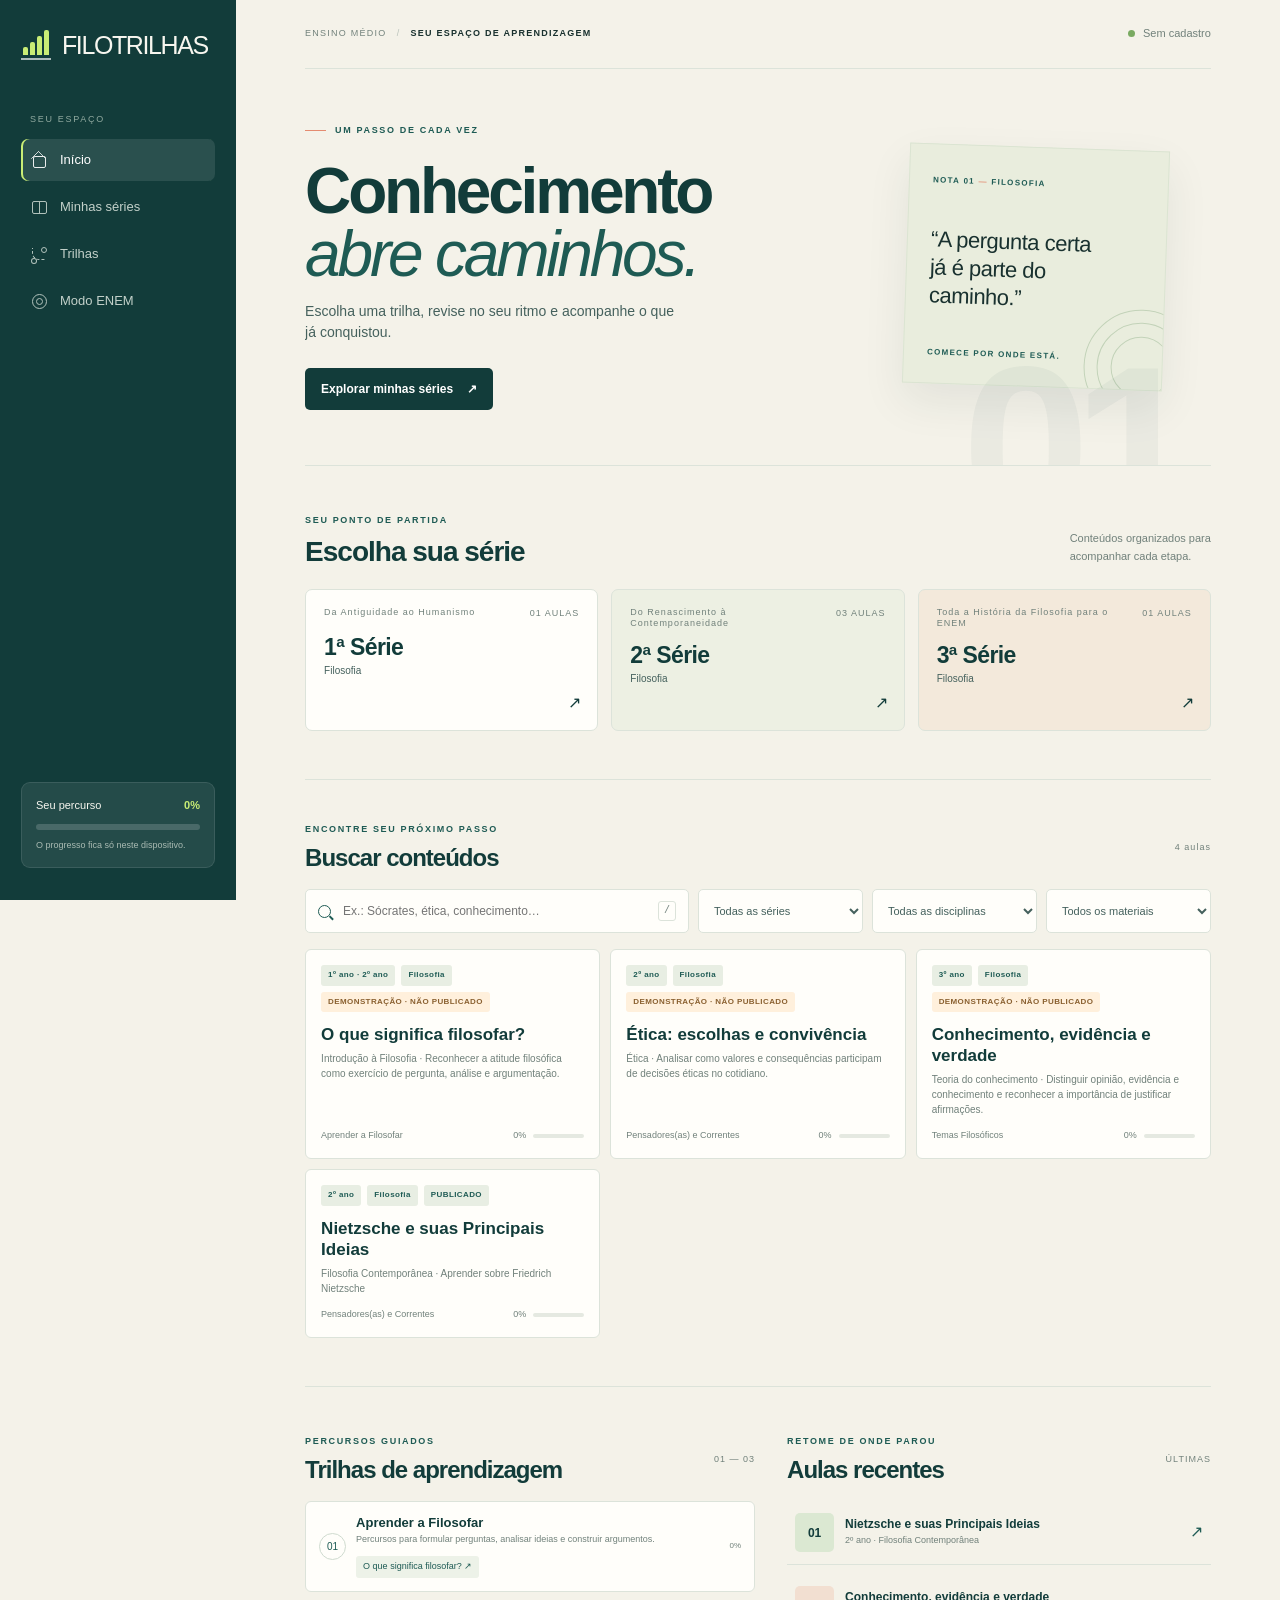
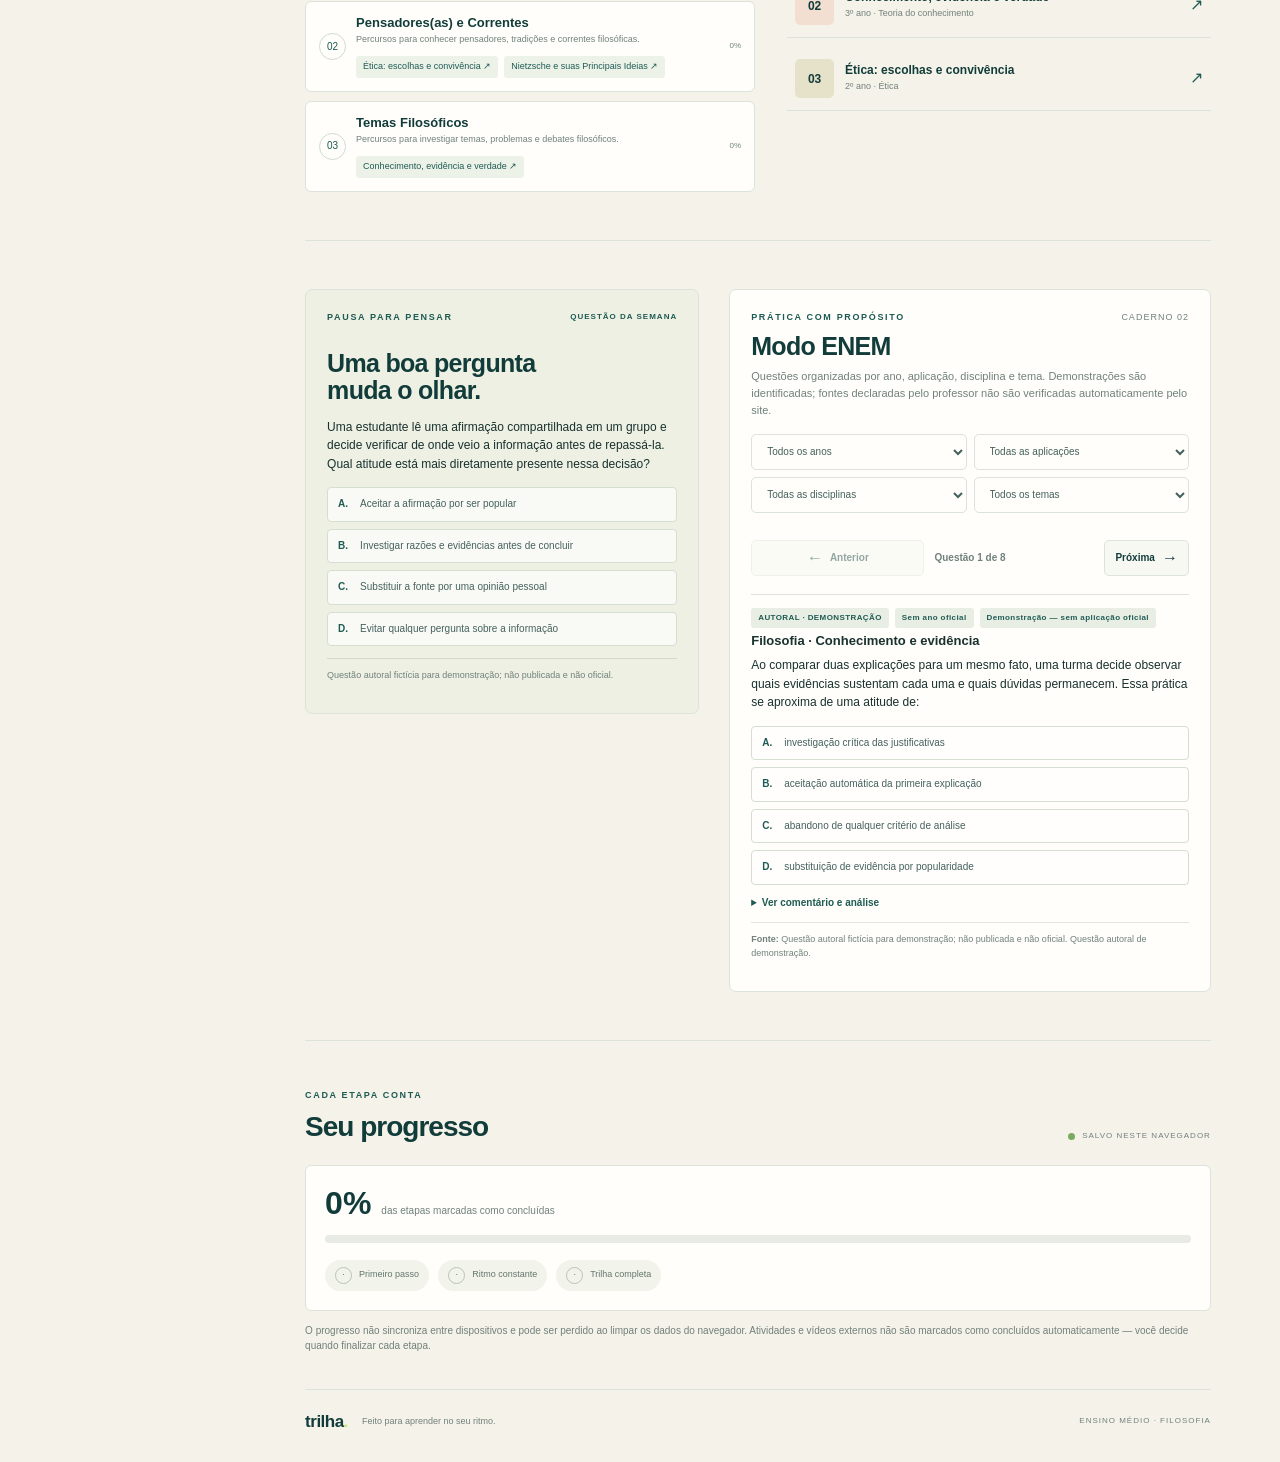
<file: index.html>
<!doctype html>
<html lang="pt-BR">
<head>
  <meta charset="utf-8">
  <meta name="viewport" content="width=device-width, initial-scale=1">
  <meta name="theme-color" content="#123c3a">
  <meta name="description" content="Trilhas de estudo, revisão e prática para o Ensino Médio.">
  <title>Trilha — aprender no seu ritmo</title>
  <link rel="icon" href="assets/trilha-mark.svg" type="image/svg+xml">
  <link rel="stylesheet" href="css/styles.css">
  <script src="js/app.js" defer></script>
</head>
<body>
  <a class="skip-link" href="#conteudo">Pular para o conteúdo</a>
  <div class="app-shell">
    <aside class="sidebar" aria-label="Navegação principal">
      <a class="brand" href="./" aria-label="FILOTRILHAS — início">
        <span class="brand-mark" aria-hidden="true"><i></i><i></i><i></i><i></i></span>
        <span>FILOTRILHAS</span>
      </a>
      <div class="nav-caption">SEU ESPAÇO</div>
      <nav class="primary-nav">
        <a class="nav-link active" href="#inicio"><span class="nav-icon icon-home" aria-hidden="true"></span>Início</a>
        <a class="nav-link" href="#series"><span class="nav-icon icon-book" aria-hidden="true"></span>Minhas séries</a>
        <a class="nav-link" href="#trilhas"><span class="nav-icon icon-path" aria-hidden="true"></span>Trilhas</a>
        <a class="nav-link" href="#enem"><span class="nav-icon icon-target" aria-hidden="true"></span>Modo ENEM</a>
      </nav>
      <div class="sidebar-bottom">
        <div class="mini-progress">
          <div class="mini-progress-top"><span>Seu percurso</span><strong id="sidebar-progress">0%</strong></div>
          <div class="progress-track"><span id="sidebar-progress-bar"></span></div>
          <p>O progresso fica só neste dispositivo.</p>
        </div>
      </div>
    </aside>

    <main id="conteudo" class="main-content">
      <header class="topbar" id="inicio">
        <div class="breadcrumbs"><span>ENSINO MÉDIO</span><span class="crumb-dot">/</span><strong>SEU ESPAÇO DE APRENDIZAGEM</strong></div>
        <div class="topbar-right"><span class="status-dot"></span><span>Sem cadastro</span><button class="menu-toggle" type="button" aria-label="Abrir navegação" aria-expanded="false">Menu</button></div>
      </header>

      <section class="hero-section">
        <div class="hero-copy">
          <span class="eyebrow"><span class="eyebrow-line"></span> UM PASSO DE CADA VEZ</span>
          <h1>Conhecimento<br><em>abre caminhos.</em></h1>
          <p>Escolha uma trilha, revise no seu ritmo e acompanhe o que já conquistou.</p>
          <a class="button button-dark" href="#series">Explorar minhas séries <span aria-hidden="true">↗</span></a>
        </div>
        <div class="hero-note" aria-label="Lembrete de estudo">
          <span class="note-index">NOTA 01 <span>—</span> FILOSOFIA</span>
          <p>“A pergunta certa<br>já é parte do caminho.”</p>
          <span class="note-foot">COMECE POR ONDE ESTÁ.</span>
          <span class="note-orbit" aria-hidden="true"></span>
        </div>
        <div class="hero-number" aria-hidden="true">01</div>
      </section>

      <section class="section-block series-block" id="series">
        <div class="section-heading">
          <div><span class="eyebrow">SEU PONTO DE PARTIDA</span><h2>Escolha sua série</h2></div>
          <p>Conteúdos organizados para<br>acompanhar cada etapa.</p>
        </div>
        <div class="series-grid" id="series-grid" aria-live="polite"></div>
      </section>

      <section class="section-block search-section" id="buscar">
        <div class="section-heading compact-heading">
          <div><span class="eyebrow">ENCONTRE SEU PRÓXIMO PASSO</span><h2>Buscar conteúdos</h2></div>
          <span class="result-count" id="search-count">Todos os conteúdos</span>
        </div>
        <form id="search-form" class="search-tools" role="search">
          <label class="search-box"><span class="search-symbol" aria-hidden="true"></span><span class="sr-only">Buscar por tema, filósofo ou palavra-chave</span><input id="search-input" type="search" placeholder="Ex.: Sócrates, ética, conhecimento…" autocomplete="off"><kbd>/</kbd></label>
          <label class="filter-label"><span class="sr-only">Filtrar por série</span><select id="filter-grade"><option value="">Todas as séries</option><option value="1º ano">1º ano</option><option value="2º ano">2º ano</option><option value="3º ano">3º ano</option></select></label>
          <label class="filter-label"><span class="sr-only">Filtrar por disciplina</span><select id="filter-subject"><option value="">Todas as disciplinas</option></select></label>
          <label class="filter-label"><span class="sr-only">Filtrar por conteúdo</span><select id="filter-type"><option value="">Todos os materiais</option><option value="vídeo">Vídeo</option><option value="atividade">Atividade Reflexiva</option><option value="resumo">Resumo do Conteúdo</option><option value="recommendation">Recomendações POP</option><option value="desafio">Pergunta complementar</option><option value="material">Referências</option></select></label>
        </form>
        <div id="search-results" class="lesson-list" aria-live="polite"></div>
      </section>

      <section class="section-block dashboard-grid">
        <div class="section-column" id="trilhas">
          <div class="section-heading compact-heading"><div><span class="eyebrow">PERCURSOS GUIADOS</span><h2>Trilhas de aprendizagem</h2></div><span class="section-index">01 — 03</span></div>
          <div id="tracks-list" class="track-list"></div>
        </div>
        <div class="section-column recent-column">
          <div class="section-heading compact-heading"><div><span class="eyebrow">RETOME DE ONDE PAROU</span><h2>Aulas recentes</h2></div><span class="section-index">ÚLTIMAS</span></div>
          <div id="recent-lessons" class="recent-list"></div>
        </div>
      </section>

      <section class="section-block question-enem-grid">
        <div class="weekly-card" id="questao-semana">
          <div class="card-topline"><span class="eyebrow">PAUSA PARA PENSAR</span><span class="week-tag">QUESTÃO DA SEMANA</span></div>
          <h2>Uma boa pergunta<br>muda o olhar.</h2>
          <div id="weekly-question"></div>
        </div>
        <div class="enem-card" id="enem">
          <div class="card-topline"><span class="eyebrow">PRÁTICA COM PROPÓSITO</span><span class="section-index">CADERNO 02</span></div>
          <h2>Modo ENEM</h2>
          <p>Questões organizadas por ano, aplicação, disciplina e tema. Demonstrações são identificadas; fontes declaradas pelo professor não são verificadas automaticamente pelo site.</p>
          <div class="enem-filters">
            <label><span class="sr-only">Filtrar questões ENEM por ano</span><select id="enem-year"><option value="">Todos os anos</option></select></label>
            <label><span class="sr-only">Filtrar questões ENEM por aplicação</span><select id="enem-application"><option value="">Todas as aplicações</option></select></label>
            <label><span class="sr-only">Filtrar questões ENEM por disciplina</span><select id="enem-subject"><option value="">Todas as disciplinas</option></select></label>
            <label><span class="sr-only">Filtrar questões ENEM por tema</span><select id="enem-topic"><option value="">Todos os temas</option></select></label>
          </div>
          <div id="enem-questions" class="enem-question-list" role="region" aria-label="Questões filtradas do ENEM"></div>
        </div>
      </section>

      <section class="section-block progress-section" id="progresso">
        <div class="section-heading"><div><span class="eyebrow">CADA ETAPA CONTA</span><h2>Seu progresso</h2></div><span class="local-label"><span class="status-dot"></span> SALVO NESTE NAVEGADOR</span></div>
        <div class="progress-panel"><div class="progress-summary"><strong id="progress-percent">0%</strong><span>das etapas marcadas como concluídas</span></div><div class="progress-track progress-track-large"><span id="overall-progress-bar"></span></div><div class="achievement-row" id="achievements"></div></div>
        <p class="privacy-note">O progresso não sincroniza entre dispositivos e pode ser perdido ao limpar os dados do navegador. Atividades e vídeos externos não são marcados como concluídos automaticamente — você decide quando finalizar cada etapa.</p>
      </section>

      <footer class="site-footer"><a class="footer-brand" href="./">trilha<span>.</span></a><p>Feito para aprender no seu ritmo.</p><span>ENSINO MÉDIO · FILOSOFIA</span></footer>
    </main>
  </div>
</body>
</html>
</file>
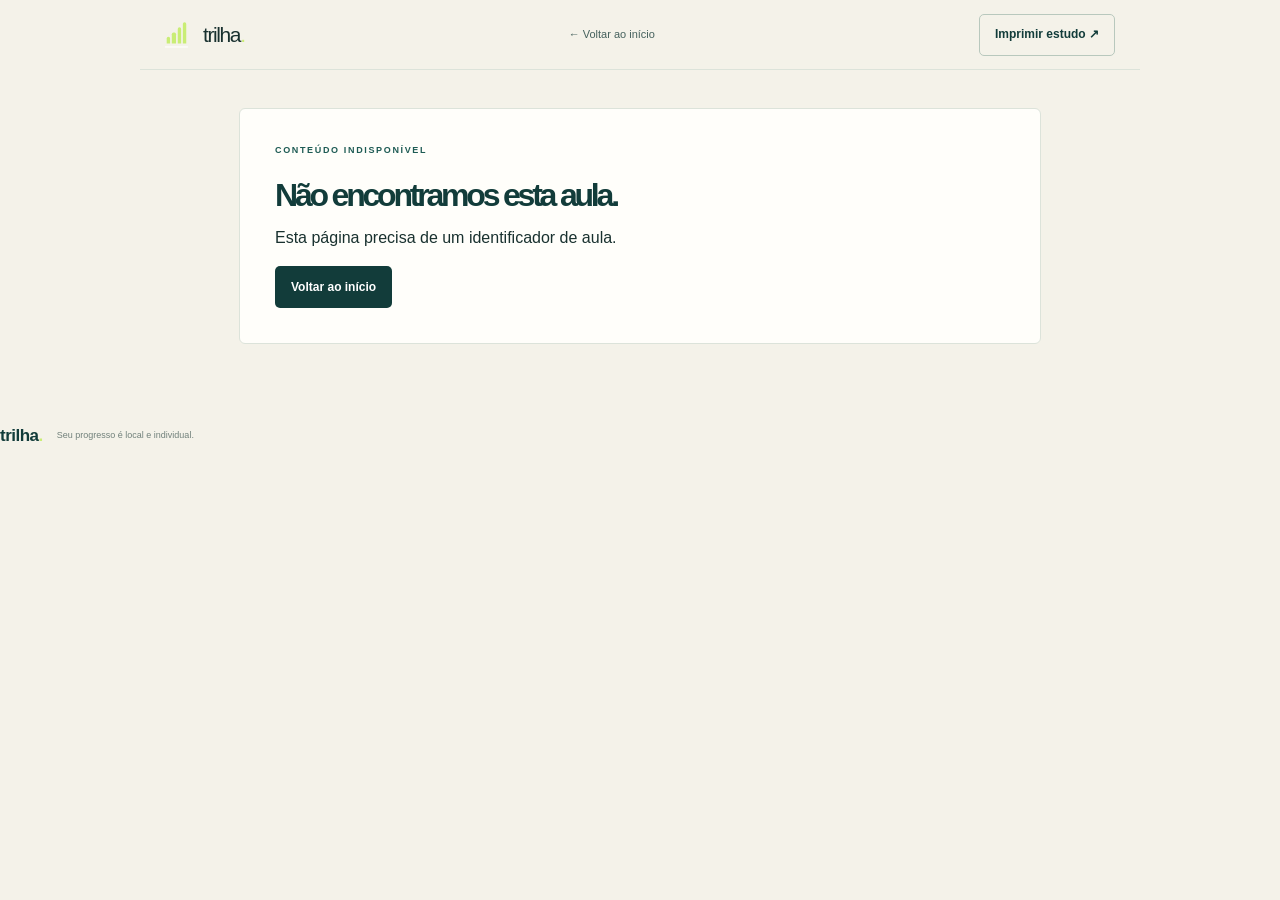
<file: aula.html>
<!doctype html>
<html lang="pt-BR">
<head>
  <meta charset="utf-8">
  <meta name="viewport" content="width=device-width, initial-scale=1">
  <meta name="theme-color" content="#123c3a">
  <meta name="description" content="Aula, revisão e estudo dirigido da plataforma Trilha.">
  <title>Aula — Trilha</title>
  <link rel="icon" href="assets/trilha-mark.svg" type="image/svg+xml">
  <link rel="stylesheet" href="css/styles.css">
  <script src="js/lesson.js" defer></script>
</head>
<body class="lesson-page">
  <a class="skip-link" href="#lesson-content">Pular para o conteúdo</a>
  <header class="lesson-topbar no-print"><a class="brand brand-compact" href="./"><span class="brand-mark" aria-hidden="true"><i></i><i></i><i></i><i></i></span><span>trilha<span class="brand-period">.</span></span></a><a class="back-link" href="./">← Voltar ao início</a><button id="print-button" class="button button-outline" type="button">Imprimir estudo ↗</button></header>
  <main id="lesson-content" class="lesson-main"><div class="loading-state">A preparar o seu estudo…</div></main>
  <footer class="site-footer lesson-footer no-print"><a class="footer-brand" href="./">trilha<span>.</span></a><p>Seu progresso é local e individual.</p></footer>
</body>
</html>
</file>
<file: css/styles.css>
:root{--ink:#19312f;--ink-2:#45615d;--green:#123c3a;--green-2:#1e5b54;--lime:#c9ed75;--paper:#f4f2e9;--white:#fffefa;--line:#dce3da;--coral:#e48b70;--ochre:#efc45f;--muted:#71817b;--shadow:0 18px 44px rgba(22,53,49,.08);--sans:Inter,"Avenir Next",Avenir,"Segoe UI",sans-serif;--display:Outfit,"Avenir Next",Avenir,"Segoe UI",sans-serif}
*{box-sizing:border-box}html{scroll-behavior:smooth;scroll-padding-top:88px}body{margin:0;background:var(--paper);color:var(--ink);font:16px/1.55 var(--sans);-webkit-font-smoothing:antialiased}a{color:inherit}button,input,select,textarea{font:inherit}button,a,select,input{outline-offset:3px}button{cursor:pointer}.skip-link{position:fixed;left:12px;top:-60px;z-index:1000;padding:10px 14px;background:var(--lime);color:var(--green)}.skip-link:focus{top:12px}.sr-only{position:absolute;width:1px;height:1px;padding:0;margin:-1px;overflow:hidden;clip:rect(0,0,0,0);white-space:nowrap;border:0}.app-shell{min-height:100vh}.sidebar{width:236px;position:fixed;inset:0 auto 0 0;background:var(--green);color:#f7f6ef;display:flex;flex-direction:column;padding:30px 21px 20px;z-index:20}.brand{display:flex;align-items:center;gap:11px;text-decoration:none;font:700 25px/1 var(--display);letter-spacing:-1.4px}.brand small{display:block;margin-top:7px;color:#b4c8bf;font:600 8px/1 var(--sans);letter-spacing:1.4px}.brand-period,.footer-brand span{color:var(--lime)}.brand-mark{width:30px;height:30px;display:flex;align-items:flex-end;gap:2px;border-bottom:2px solid rgba(255,255,255,.65);padding:0 2px 3px}.brand-mark i{display:block;width:5px;background:var(--lime);border-radius:2px 2px 0 0}.brand-mark i:nth-child(1){height:8px}.brand-mark i:nth-child(2){height:13px}.brand-mark i:nth-child(3){height:19px}.brand-mark i:nth-child(4){height:25px}.nav-caption{font-size:9px;letter-spacing:1.7px;color:#91aaa0;margin:53px 0 12px 9px}.primary-nav{display:grid;gap:5px}.nav-link,.teacher-link{display:flex;align-items:center;gap:12px;padding:11px 10px;text-decoration:none;color:#c3d1ca;border-radius:7px;font-size:13px;transition:background .16s,color .16s}.nav-link:hover,.nav-link.active{background:rgba(255,255,255,.1);color:#fff}.nav-link.active{box-shadow:inset 2px 0 var(--lime)}.nav-icon{display:inline-block;position:relative;width:17px;height:17px;flex:none;opacity:.9}.icon-home:before{content:"";position:absolute;inset:4px 2px 1px;border:1.5px solid currentColor;border-radius:2px}.icon-home:after{content:"";position:absolute;left:2px;top:1px;width:10px;height:10px;border-left:1.5px solid currentColor;border-top:1.5px solid currentColor;transform:rotate(45deg);border-radius:1px}.icon-book:before{content:"";position:absolute;inset:2px 1px;border:1.5px solid currentColor;border-radius:2px}.icon-book:after{content:"";position:absolute;left:8px;top:3px;height:12px;border-left:1px solid currentColor}.icon-path:before{content:"";position:absolute;left:1px;top:2px;width:12px;height:11px;border-left:1.5px dashed currentColor;border-bottom:1.5px dashed currentColor;border-radius:0 0 0 7px}.icon-path:after{content:"";position:absolute;right:1px;top:1px;width:4px;height:4px;border:1px solid currentColor;border-radius:50%;box-shadow:-10px 11px 0 -1px var(--green),-10px 11px 0 0 currentColor}.icon-refresh:before{content:"↻";position:absolute;inset:-4px 0 0;font-size:22px}.icon-target:before{content:"";position:absolute;inset:1px;border:1.5px solid currentColor;border-radius:50%}.icon-target:after{content:"";position:absolute;inset:5px;border:1.5px solid currentColor;border-radius:50%}.icon-sliders:before{content:"☷";position:absolute;inset:-4px 0 0;font-size:22px}.sidebar-bottom{margin-top:auto}.mini-progress{background:rgba(255,255,255,.08);border:1px solid rgba(255,255,255,.1);padding:14px;border-radius:9px;margin-bottom:12px}.mini-progress-top{display:flex;justify-content:space-between;font-size:11px}.mini-progress-top strong{color:var(--lime)}.mini-progress p{margin:9px 0 0;font-size:9px;color:#aabbb3}.progress-track{height:6px;background:rgba(24,49,47,.12);border-radius:99px;overflow:hidden}.mini-progress .progress-track{margin-top:10px;background:rgba(255,255,255,.17)}.progress-track>span{height:100%;width:0;display:block;background:var(--lime);border-radius:99px;transition:width .3s}.teacher-link{border-top:1px solid rgba(255,255,255,.14);border-radius:0;padding-top:16px}.main-content{margin-left:236px;max-width:1510px;padding:0 5.4vw 0}.topbar{height:69px;display:flex;align-items:center;justify-content:space-between;border-bottom:1px solid var(--line);font-size:9px;letter-spacing:1.25px;color:var(--muted)}.breadcrumbs{display:flex;gap:10px;align-items:center}.breadcrumbs strong{color:var(--ink);font-weight:700}.crumb-dot{color:#b8c2ba}.topbar-right{display:flex;align-items:center;gap:8px;letter-spacing:0;font-size:11px}.status-dot{width:7px;height:7px;background:#79aa61;border-radius:50%;display:inline-block}.menu-toggle{display:none}.hero-section{position:relative;min-height:370px;display:flex;align-items:center;justify-content:space-between;overflow:hidden;border-bottom:1px solid var(--line)}.hero-copy{padding:55px 0;position:relative;z-index:1}.eyebrow{display:flex;align-items:center;gap:9px;color:var(--green-2);font-size:9px;font-weight:700;letter-spacing:1.65px}.eyebrow-line{width:21px;height:1px;background:var(--coral)}h1,h2,h3,p{margin-top:0}h1{font:600 clamp(42px,5vw,68px)/.99 var(--display);letter-spacing:-3.2px;margin:22px 0 14px;color:var(--green)}h1 em{font-weight:500;color:var(--green-2)}.hero-copy>p{max-width:370px;color:var(--ink-2);font-size:14px;margin-bottom:24px}.button{border:1px solid transparent;border-radius:5px;min-height:42px;padding:10px 15px;display:inline-flex;align-items:center;justify-content:center;gap:14px;text-decoration:none;font-size:12px;font-weight:650;transition:transform .15s,background .15s,color .15s}.button:hover{transform:translateY(-1px)}.button-dark{background:var(--green);color:#fff}.button-dark:hover{background:var(--green-2)}.button-light{background:var(--lime);color:var(--green)}.button-light:hover{background:#dcf69e}.button-outline{background:transparent;color:var(--green);border-color:#b8c8bd}.button-outline:hover{background:#fffefa}.button-accent{background:var(--lime);color:var(--green)}.hero-note{position:relative;width:260px;min-height:205px;background:#e9eddd;border:1px solid #dbe4d2;padding:21px 23px;transform:rotate(2deg);margin-right:5%;box-shadow:var(--shadow);overflow:hidden}.note-index,.note-foot{font-size:8px;letter-spacing:1.3px;font-weight:700;color:var(--green-2);position:relative;z-index:1}.note-index span{color:var(--coral)}.hero-note p{font:500 22px/1.27 var(--display);letter-spacing:-.5px;margin:35px 0 28px;position:relative;z-index:1}.note-orbit{position:absolute;width:115px;height:115px;border:1px solid #c3d3b9;border-radius:50%;right:-37px;bottom:-35px}.note-orbit:after,.note-orbit:before{content:"";position:absolute;border:1px solid #c3d3b9;border-radius:50%;inset:12px}.note-orbit:before{inset:26px}.hero-number{position:absolute;right:3%;bottom:-75px;font:700 230px/.8 var(--display);color:rgba(18,60,58,.045);letter-spacing:-17px;pointer-events:none}.section-block{padding:48px 0;border-bottom:1px solid var(--line)}.section-heading{display:flex;align-items:flex-end;justify-content:space-between;gap:20px;margin-bottom:22px}.section-heading h2{font:600 28px/1.12 var(--display);letter-spacing:-1px;color:var(--green);margin:8px 0 0}.section-heading>p{font-size:11px;line-height:1.6;color:var(--muted);margin:0 0 2px}.series-grid{display:grid;grid-template-columns:repeat(3,minmax(0,1fr));gap:13px}.series-card{min-height:142px;padding:17px 18px 15px;background:var(--white);border:1px solid var(--line);border-radius:7px;text-decoration:none;display:flex;flex-direction:column;position:relative;transition:transform .17s,border .17s,box-shadow .17s}.series-card:hover{transform:translateY(-3px);border-color:#adc6b5;box-shadow:var(--shadow)}.series-card:nth-child(2){background:#edf0e3}.series-card:nth-child(3){background:#f3e9db}.series-card-top{display:flex;justify-content:space-between;font-size:9px;letter-spacing:1px;color:var(--muted)}.series-card-top .series-stage-label-long{flex:1 1 auto;min-width:0;max-width:calc(100% - 64px);margin-right:8px;white-space:normal;line-height:1.2}.series-card strong{font:600 23px var(--display);letter-spacing:-.6px;color:var(--green);margin-top:13px}.series-card small{font-size:10px;color:var(--ink-2);margin-top:2px}.series-arrow{position:absolute;right:16px;bottom:15px;color:var(--green);font-size:16px}.compact-heading{align-items:center;margin-bottom:17px}.compact-heading h2{font-size:24px}.result-count,.section-index{font-size:9px;color:var(--muted);letter-spacing:1px}.search-section{padding-top:43px}.search-tools{display:grid;grid-template-columns:minmax(230px,1fr) repeat(3,minmax(130px,165px));gap:9px;margin-bottom:16px}.search-box{height:44px;background:var(--white);border:1px solid var(--line);border-radius:5px;display:flex;align-items:center;padding:0 12px;gap:10px}.search-symbol{width:13px;height:13px;border:1.5px solid var(--green-2);border-radius:50%;position:relative;flex:none}.search-symbol:after{content:"";position:absolute;width:5px;height:1.5px;background:var(--green-2);right:-4px;bottom:-2px;transform:rotate(45deg)}.search-box input{border:0;outline:0;background:transparent;min-width:0;width:100%;font-size:12px;color:var(--ink)}kbd{border:1px solid var(--line);border-radius:3px;padding:1px 5px;font-size:10px;color:var(--muted)}.filter-label select,.enem-filters select,.editor-toolbar select{width:100%;height:44px;padding:0 28px 0 11px;border:1px solid var(--line);background:var(--white);border-radius:5px;color:var(--ink-2);font-size:11px}.lesson-list{display:grid;grid-template-columns:repeat(3,minmax(0,1fr));gap:10px}.lesson-card{background:var(--white);border:1px solid var(--line);border-radius:6px;padding:15px;display:flex;flex-direction:column;min-height:164px;text-decoration:none;transition:border .15s,transform .15s}.lesson-card:hover{border-color:#9cb5a5;transform:translateY(-2px)}.lesson-meta{display:flex;gap:6px;align-items:center;flex-wrap:wrap}.pill{padding:4px 7px;border-radius:3px;background:#e8eee3;color:var(--green-2);font-size:8px;letter-spacing:.4px;font-weight:700}.pill-demo{background:#fff0dc;color:#8a6030}.lesson-card h3{font:600 17px/1.25 var(--display);margin:12px 0 6px;color:var(--green)}.lesson-card p{font-size:10px;line-height:1.5;color:var(--muted);margin:0 0 12px}.card-foot{display:flex;justify-content:space-between;align-items:center;margin-top:auto;font-size:9px;color:var(--muted)}.card-progress{display:flex;align-items:center;gap:7px}.card-progress .progress-track{width:51px;height:4px;background:#e5e9e1}.card-progress .progress-track span{background:var(--green-2)}.empty-state{padding:18px;background:rgba(255,255,255,.5);border:1px dashed #c5d1c7;border-radius:5px;font-size:12px;color:var(--muted);grid-column:1/-1}.dashboard-grid{display:grid;grid-template-columns:1.03fr .97fr;gap:32px}.section-column{min-width:0}.track-list,.recent-list{display:grid;gap:9px}.track-item{background:var(--white);border:1px solid var(--line);border-radius:6px;padding:13px;display:grid;grid-template-columns:27px 1fr auto;align-items:center;gap:10px}.track-step{width:27px;height:27px;border:1px solid #cfdbcf;border-radius:50%;display:grid;place-items:center;color:var(--green-2);font-size:10px}.track-item h3,.recent-item h3{font:600 13px var(--display);color:var(--green);margin:0 0 3px}.track-item p,.recent-item p{font-size:9px;color:var(--muted);margin:0}.track-side{text-align:right;font-size:8px;color:var(--muted)}.track-item .progress-track{width:52px;height:4px;margin:7px 0 0 auto;background:#e4e9df}.track-item .progress-track span{background:var(--green-2)}.recent-item{display:flex;align-items:center;gap:11px;padding:12px 8px;border-bottom:1px solid var(--line);text-decoration:none}.recent-swatch{width:39px;height:39px;border-radius:5px;background:#dbe8d2;display:grid;place-items:center;color:var(--green);font:600 12px var(--display);flex:none}.recent-item:nth-child(2) .recent-swatch{background:#f2dfd1}.recent-item:nth-child(3) .recent-swatch{background:#e6e2ca}.recent-item h3{font-size:12px}.recent-item:hover h3{ text-decoration:underline}.recent-arrow{margin-left:auto;color:var(--green-2)}.recovery-section{display:flex;align-items:center;justify-content:space-between;background:var(--green);color:white;padding:35px 42px;margin:43px 0;border-radius:7px;position:relative;overflow:hidden;border:0}.eyebrow-light{color:var(--lime)}.recovery-copy h2{font:600 30px/1.08 var(--display);letter-spacing:-1px;margin:10px 0;color:white}.recovery-copy p{font-size:11px;color:#cedbd4;max-width:380px;margin-bottom:17px}.recovery-stamp{width:122px;height:122px;border:1px solid rgba(201,237,117,.7);border-radius:50%;display:flex;flex-direction:column;align-items:center;justify-content:center;color:var(--lime);transform:rotate(-13deg);position:relative;margin-right:8%;font-size:8px;letter-spacing:1.8px}.recovery-stamp:before{content:"";position:absolute;inset:8px;border:1px dashed rgba(201,237,117,.4);border-radius:50%}.recovery-stamp b{font-size:28px;line-height:1.3}.question-enem-grid{display:grid;grid-template-columns:.9fr 1.1fr;gap:30px;align-items:start}.weekly-card,.enem-card{background:var(--white);border:1px solid var(--line);border-radius:7px;padding:21px}.weekly-card{background:#edf0e3}.card-topline{display:flex;justify-content:space-between;align-items:center;gap:12px}.week-tag,.teacher-tag{font-size:8px;letter-spacing:1px;color:var(--green-2);font-weight:700}.weekly-card h2,.enem-card h2{font:600 25px/1.08 var(--display);letter-spacing:-.7px;color:var(--green);margin:25px 0 14px}.weekly-card .question-prompt,.question-item .question-prompt{font-size:12px;line-height:1.55;color:var(--ink);margin-bottom:14px}.options-list{display:grid;gap:7px}.option-button{border:1px solid #d4dfd1;background:rgba(255,255,255,.7);padding:9px 10px;border-radius:4px;text-align:left;color:var(--ink-2);font-size:10px;line-height:1.45;width:100%;display:flex;gap:8px;align-items:flex-start}.option-button:hover{border-color:var(--green-2)}.option-button .option-letter{font-weight:700;color:var(--green-2);min-width:14px}.option-button.selected{border-color:var(--green);background:#e1edcf}.option-button.correct{border-color:#5d8c49;background:#edf7e3}.option-button.incorrect{border-color:#c97a61;background:#fff0e9}.answer-feedback{font-size:10px;margin:10px 0 0;line-height:1.5}.question-source{font-size:9px;color:var(--muted);border-top:1px solid rgba(25,49,47,.12);padding-top:10px;margin-top:12px}.enem-card h2{margin:8px 0}.enem-card>p{font-size:11px;color:var(--muted);line-height:1.55;max-width:530px}.enem-filters{display:grid;grid-template-columns:repeat(2,1fr);gap:7px;margin:15px 0}.enem-filters select{height:36px;font-size:10px}.enem-question-list{display:grid;gap:10px}.question-item{border-top:1px solid var(--line);padding-top:13px}.question-item h3{font:600 13px var(--display);margin:5px 0 8px}.question-item details{font-size:10px;color:var(--muted);margin-top:9px}.question-item summary{cursor:pointer;color:var(--green-2);font-weight:650}.question-analysis{padding-left:15px}.progress-section{padding-bottom:35px}.local-label{font-size:8px;letter-spacing:1px;color:var(--muted);display:flex;align-items:center;gap:7px}.progress-panel{background:var(--white);padding:19px;border:1px solid var(--line);border-radius:6px}.progress-summary{display:flex;gap:10px;align-items:baseline;margin-bottom:13px}.progress-summary strong{font:600 32px var(--display);color:var(--green)}.progress-summary span{font-size:10px;color:var(--muted)}.progress-track-large{height:8px;background:#e7ebe3}.progress-track-large span{background:var(--green-2)}.achievement-row{display:flex;gap:9px;flex-wrap:wrap;margin-top:17px}.achievement{display:flex;align-items:center;gap:7px;padding:7px 10px;border-radius:30px;background:#f2f3eb;color:#64766d;font-size:9px}.achievement-mark{width:17px;height:17px;display:grid;place-items:center;border:1px solid #b8c4b9;border-radius:50%;font-size:9px}.achievement.unlocked{background:#edf4de;color:var(--green);font-weight:650}.achievement.unlocked .achievement-mark{background:var(--lime);border-color:var(--lime)}.privacy-note{font-size:10px;line-height:1.55;color:var(--muted);margin:12px 0 0}.teacher-section{padding-bottom:38px}.teacher-tag{background:#e6eadf;padding:6px 9px;border-radius:4px}.teacher-intro{display:flex;align-items:flex-start;gap:18px;justify-content:space-between}.teacher-intro>p{font-size:11px;color:var(--ink-2);max-width:560px}.teacher-intro code,.export-row code{font:11px ui-monospace,monospace;background:#e9eee4;padding:2px 4px;border-radius:3px}.teacher-warning{display:flex;gap:9px;max-width:300px;border-left:2px solid var(--ochre);padding:2px 0 2px 10px;font-size:9px;color:var(--muted)}.teacher-warning strong{color:var(--ink)}.teacher-tabs{display:flex;gap:5px;border-bottom:1px solid var(--line);margin:14px 0}.teacher-tab{background:transparent;border:0;border-bottom:2px solid transparent;padding:10px 12px;color:var(--muted);font-size:10px}.teacher-tab.active{color:var(--green);border-color:var(--green);font-weight:700}.teacher-panel{padding:4px 0 16px}.teacher-panel[hidden]{display:none}.editor-toolbar{display:flex;gap:8px;margin-bottom:13px}.editor-toolbar select{max-width:245px;height:38px}.editor-toolbar .button{min-height:38px}.editor-form{background:rgba(255,255,255,.66);border:1px solid var(--line);border-radius:6px;padding:15px}.form-grid{display:grid;grid-template-columns:repeat(2,minmax(0,1fr));gap:11px}.form-grid>label{display:grid;gap:5px;font-size:10px;font-weight:650;color:var(--ink-2)}.form-grid input,.form-grid textarea,.form-grid select{width:100%;border:1px solid #d5dfd6;background:#fffefa;border-radius:4px;padding:9px 10px;color:var(--ink);font-size:11px;font-weight:400;resize:vertical}.form-grid input:focus,.form-grid textarea:focus,.form-grid select:focus{outline:2px solid #91b8a0;border-color:transparent}.full-field{grid-column:1/-1}.grade-field{border:1px solid #d5dfd6;border-radius:4px;padding:7px 10px;display:flex;gap:12px;align-items:center;flex-wrap:wrap}.grade-field legend{font-size:9px;color:var(--ink-2);font-weight:650;padding:0 3px}.grade-field label{font-size:10px;color:var(--ink-2)}.grade-field input{width:auto;accent-color:var(--green)}.form-actions{display:flex;gap:8px;margin-top:13px;flex-wrap:wrap}.form-actions .button{font-size:10px;min-height:37px}.form-feedback{font-size:10px;color:var(--green-2);margin:9px 0 0;min-height:1em}.form-feedback.error{color:#a0442e}.teacher-enem-list{display:grid;gap:7px;margin-top:10px}.teacher-enem-row{display:flex;justify-content:space-between;align-items:center;background:var(--white);border:1px solid var(--line);padding:9px 11px;font-size:10px;border-radius:4px}.teacher-enem-row button{border:0;background:transparent;color:#a0442e;font-size:10px}.export-row{display:flex;justify-content:space-between;align-items:center;gap:15px;background:#e7edda;padding:14px 15px;border-radius:5px}.export-row strong{font:600 13px var(--display);color:var(--green)}.export-row p{font-size:9px;color:var(--ink-2);margin:4px 0 0}.export-row .button{flex:none}.export-feedback{font-size:10px;color:var(--green-2);min-height:1em;margin-top:8px}.site-footer{padding:22px 0 30px;display:flex;align-items:center;gap:14px;color:var(--muted);font-size:9px}.footer-brand{font:700 17px var(--display);color:var(--green);text-decoration:none;letter-spacing:-.5px}.site-footer p{margin:0}.site-footer>span{margin-left:auto;font-size:8px;letter-spacing:1px}
/* Página de aula e estudo dirigido */
.lesson-page{min-height:100vh}.lesson-topbar{max-width:1000px;margin:0 auto;height:70px;padding:0 25px;display:flex;align-items:center;justify-content:space-between;border-bottom:1px solid var(--line)}.brand-compact{font-size:21px}.brand-compact .brand-mark{transform:scale(.85);transform-origin:left center;width:27px}.back-link{text-decoration:none;font-size:11px;color:var(--ink-2)}.back-link:hover{text-decoration:underline}.lesson-main{max-width:850px;margin:0 auto;padding:38px 24px 60px}.lesson-hero{padding:18px 0 27px;border-bottom:1px solid var(--line)}.lesson-hero h1{font-size:clamp(36px,6vw,55px);margin:14px 0}.lesson-hero .objective{font-size:13px;max-width:650px;color:var(--ink-2)}.lesson-kicker{display:flex;gap:7px;align-items:center;flex-wrap:wrap}.lesson-kicker .pill{font-size:9px}.lesson-meta-line{font-size:10px;color:var(--muted);margin-top:14px}.steps-panel{margin:22px 0 30px;padding:16px;background:#e8eee0;border-radius:6px}.steps-panel h2{font:600 15px var(--display);margin:0 0 12px;color:var(--green)}.steps-grid{display:grid;grid-template-columns:repeat(4,1fr);gap:8px}.step-button{border:1px solid #cad7c8;background:#fffefa;border-radius:4px;padding:8px;text-align:left;color:var(--ink-2);font-size:10px}.step-button span{display:block;font-size:8px;color:var(--muted);margin-top:3px}.step-button.done{background:var(--green);color:#fff;border-color:var(--green)}.step-button.done span{color:#d7e8c8}.lesson-content-section{padding:21px 0;border-bottom:1px solid var(--line)}.lesson-content-section h2{font:600 21px var(--display);letter-spacing:-.5px;color:var(--green);margin-bottom:10px}.lesson-content-section p,.lesson-content-section li{font-size:12px;line-height:1.7;color:var(--ink-2)}.concept-list{display:flex;gap:7px;flex-wrap:wrap}.concept-chip{background:#e9eee1;border-radius:30px;padding:6px 10px;font-size:10px;color:var(--green-2)}.video-placeholder{background:#e7ebe2;border:1px dashed #aebbaf;min-height:118px;display:grid;place-items:center;text-align:center;border-radius:5px;color:var(--muted);font-size:11px;padding:20px}.video-placeholder strong{display:block;color:var(--green);font:600 13px var(--display);margin-bottom:5px}.lesson-exercise{background:var(--white);border:1px solid var(--line);padding:14px;border-radius:5px}.lesson-exercise h3{font:600 13px var(--display);color:var(--green)}.lesson-action-row{display:flex;justify-content:space-between;align-items:center;gap:10px;padding-top:15px}.lesson-action-row .button{font-size:10px}.lesson-error{padding:35px;background:var(--white);border:1px solid var(--line);border-radius:6px}.lesson-error h1{font-size:32px}.print-heading{display:none}.loading-state{padding:40px 0;color:var(--muted);font-size:12px}
@media(max-width:1100px){.sidebar{width:205px;padding-left:17px;padding-right:17px}.main-content{margin-left:205px;padding:0 4vw}.lesson-list{grid-template-columns:repeat(2,minmax(0,1fr))}.search-tools{grid-template-columns:minmax(190px,1fr) repeat(3,minmax(112px,145px))}.hero-note{margin-right:2%}}
@media(max-width:760px){.sidebar{width:100%;height:62px;inset:0 0 auto;flex-direction:row;align-items:center;padding:0 17px}.brand{font-size:21px}.brand-mark{transform:scale(.82);transform-origin:left center;width:25px}.brand small,.nav-caption,.primary-nav,.sidebar-bottom{display:none}.main-content{margin:62px 0 0;padding:0 20px}.topbar{height:54px}.breadcrumbs{font-size:8px;gap:6px}.topbar-right{font-size:10px}.hero-section{min-height:345px}.hero-copy{padding:42px 0 36px}h1{font-size:clamp(41px,10vw,57px);letter-spacing:-2.6px}.hero-note{width:195px;min-height:155px;margin:0 0 0 10px;padding:15px;position:absolute;right:0;bottom:25px;opacity:.9}.hero-note p{font-size:17px;margin:23px 0 20px}.hero-number{display:none}.hero-copy>p{max-width:280px;font-size:12px}.section-block{padding:35px 0}.section-heading{align-items:flex-start}.section-heading h2{font-size:24px}.section-heading>p{display:none}.series-grid{gap:8px}.series-card{min-height:127px;padding:12px}.series-card strong{font-size:18px}.series-card-top{font-size:8px}.series-card small{font-size:9px;max-width:90px}.series-arrow{right:11px;bottom:10px}.search-tools{grid-template-columns:1fr 1fr}.search-box{grid-column:1/-1}.lesson-list{grid-template-columns:1fr 1fr}.lesson-card{min-height:165px;padding:12px}.lesson-card h3{font-size:15px}.dashboard-grid,.question-enem-grid{grid-template-columns:1fr;gap:26px}.recovery-section{padding:26px 20px;margin:30px 0}.recovery-copy h2{font-size:25px}.recovery-stamp{width:85px;height:85px;margin:0;flex:none;font-size:6px}.recovery-stamp b{font-size:21px}.weekly-card,.enem-card{padding:16px}.weekly-card h2,.enem-card h2{font-size:22px}.teacher-intro{display:block}.teacher-warning{margin-bottom:12px}.teacher-tag{font-size:7px}.teacher-tabs{overflow-x:auto}.teacher-tab{padding:9px;font-size:9px;white-space:nowrap}.form-grid{grid-template-columns:1fr}.full-field{grid-column:auto}.grade-field{grid-column:auto}.site-footer{flex-wrap:wrap}.site-footer>span{width:100%;margin:0}.lesson-topbar{padding:0 15px}.lesson-topbar .button{min-height:35px;padding:7px 9px;font-size:9px}.lesson-topbar .back-link{font-size:10px}.lesson-main{padding:27px 18px 45px}.steps-grid{grid-template-columns:1fr 1fr}}
@media(max-width:420px){.main-content{padding:0 14px}.hero-section{min-height:355px}.hero-copy{align-self:flex-start}.hero-note{bottom:17px;width:180px}.series-grid{grid-template-columns:1fr}.series-card{min-height:100px}.series-card strong{margin-top:8px}.series-card small{max-width:none}.series-arrow{bottom:16px}.lesson-list{grid-template-columns:1fr}.lesson-card{min-height:140px}.recovery-stamp{width:68px;height:68px}.recovery-stamp span{font-size:5px}.recovery-copy p{max-width:245px}.export-row{align-items:flex-start;flex-direction:column}.filter-label select{font-size:10px}.enem-filters{grid-template-columns:1fr 1fr}}
@media(prefers-reduced-motion:reduce){*,*::before,*::after{scroll-behavior:auto!important;transition:none!important;animation:none!important}}
@media print{body{background:#fff;color:#111;font:11pt/1.45 Georgia,serif}.no-print,.steps-panel,.lesson-action-row,.site-footer,.video-placeholder,.web-materials{display:none!important}.lesson-topbar{display:none!important}.lesson-main{max-width:none;margin:0;padding:0}.lesson-hero{padding:0 0 12pt;border-bottom:1px solid #777}.lesson-hero h1{font:700 24pt/1.1 Georgia,serif;letter-spacing:0;color:#111;margin:6pt 0}.lesson-hero .eyebrow{color:#333}.lesson-kicker .pill{border:1px solid #888;background:#fff;color:#111}.lesson-meta-line,.lesson-hero .objective,.lesson-content-section p,.lesson-content-section li{color:#111;font-size:10pt}.lesson-content-section{padding:10pt 0;border-color:#aaa;break-inside:avoid}.lesson-content-section h2{font:700 14pt Georgia,serif;color:#111}.concept-chip{border:1px solid #aaa;background:#fff;color:#111}.lesson-exercise{border:1px solid #777;background:#fff;break-inside:avoid}.print-heading{display:block;font:italic 9pt Georgia,serif;color:#444;margin:0 0 10pt}.print-question{margin:5pt 0 5pt 18pt}a{color:#111;text-decoration:none}.lesson-main::after{content:"Estudo dirigido — Trilha";display:block;margin-top:20pt;padding-top:6pt;border-top:1px solid #aaa;color:#555;font-size:8pt}}

@media(max-width:760px){.menu-toggle{display:inline-flex;align-items:center;justify-content:center;border:1px solid var(--line);background:transparent;color:var(--green);border-radius:4px;padding:4px 8px;font-size:10px}.sidebar.mobile-open{height:auto;min-height:100vh;align-items:flex-start;flex-direction:column;padding:12px 17px 17px;box-shadow:0 12px 35px rgba(10,30,28,.2)}.sidebar.mobile-open .brand{margin-bottom:10px}.sidebar.mobile-open .nav-caption{display:block;margin:13px 0 7px 4px}.sidebar.mobile-open .primary-nav{display:grid;width:100%;grid-template-columns:repeat(2,minmax(0,1fr));gap:4px}.sidebar.mobile-open .nav-link{padding:9px 7px;font-size:11px}.sidebar.mobile-open .sidebar-bottom{display:block;width:100%;margin-top:9px}.sidebar.mobile-open .mini-progress{margin-bottom:3px}}

.video-published-field{display:flex!important;align-items:center;gap:8px;font-size:10px!important;color:var(--ink-2);padding:8px 10px;border:1px solid var(--line);border-radius:4px;background:#fffefa}.video-published-field input{width:auto;accent-color:var(--green)}.track-copy{min-width:0}.track-lessons{display:flex;flex-wrap:wrap;gap:6px;margin-top:9px}.track-lessons a,.track-lessons>span{font-size:9px;color:var(--green-2);background:#edf2e8;padding:4px 7px;border-radius:3px;text-decoration:none}.track-lessons a:hover{text-decoration:underline}.track-lesson-options{display:grid;grid-template-columns:repeat(2,minmax(0,1fr));gap:6px;width:100%}.track-lesson-options label{display:flex;align-items:flex-start;gap:7px;padding:7px;background:#fffefa;border:1px solid var(--line);border-radius:4px;font-size:10px;color:var(--ink-2)}.track-lesson-options input{width:auto;margin-top:2px;accent-color:var(--green)}.track-lesson-options small{display:block;font-size:8px;color:var(--muted);margin-top:2px}.teacher-enem-row button{padding:4px 5px;text-decoration:underline;text-underline-offset:2px}.teacher-enem-row button:hover{color:var(--green-2)}.teacher-tab:focus-visible,.track-lessons a:focus-visible{outline:2px solid var(--green-2)}
@media(max-width:760px){.track-lesson-options{grid-template-columns:1fr}.track-lessons{gap:4px}}

.brand > span:nth-of-type(2){font-weight:300}

.answer-feedback.correct{color:#24551f;font-weight:750;border-left:3px solid #5d8c49;padding:7px 10px;background:#edf7e3;border-radius:2px}.answer-feedback.incorrect{color:#8a291f;font-weight:750;border-left:3px solid #c97a61;padding:7px 10px;background:#fff0e9;border-radius:2px}.question-source a{color:#123c3a;font-weight:700;text-decoration:underline;text-underline-offset:2px}.question-source a:focus-visible{outline:3px solid #c9ed75;outline-offset:2px}.option-button:disabled{cursor:not-allowed;opacity:.7}

.enem-question-navigation{display:grid;grid-template-columns:1fr auto 1fr;align-items:center;gap:10px;margin:12px 0 8px}.enem-nav-button{min-height:36px;display:inline-flex;align-items:center;justify-content:center;gap:7px;padding:6px 10px;border:1px solid var(--line);border-radius:5px;background:#f8f8f2;color:var(--green);font-size:10px;font-weight:700}.enem-nav-button:last-child{justify-self:end}.enem-nav-button:hover:not(:disabled){border-color:var(--green-2);background:#edf4de}.enem-nav-button:disabled{cursor:not-allowed;opacity:.45}.enem-nav-button span[aria-hidden="true"]{font-size:16px;line-height:1}.enem-question-count{margin:0;color:var(--muted);font-size:10px;font-weight:700;text-align:center}.enem-question-list>.question-item{min-width:0}.enem-question-list .question-prompt{white-space:pre-line}
@media(max-width:420px){.enem-question-navigation{gap:5px}.enem-nav-button{min-height:34px;padding:5px 7px;font-size:9px}.enem-question-count{font-size:9px}}
</file>
